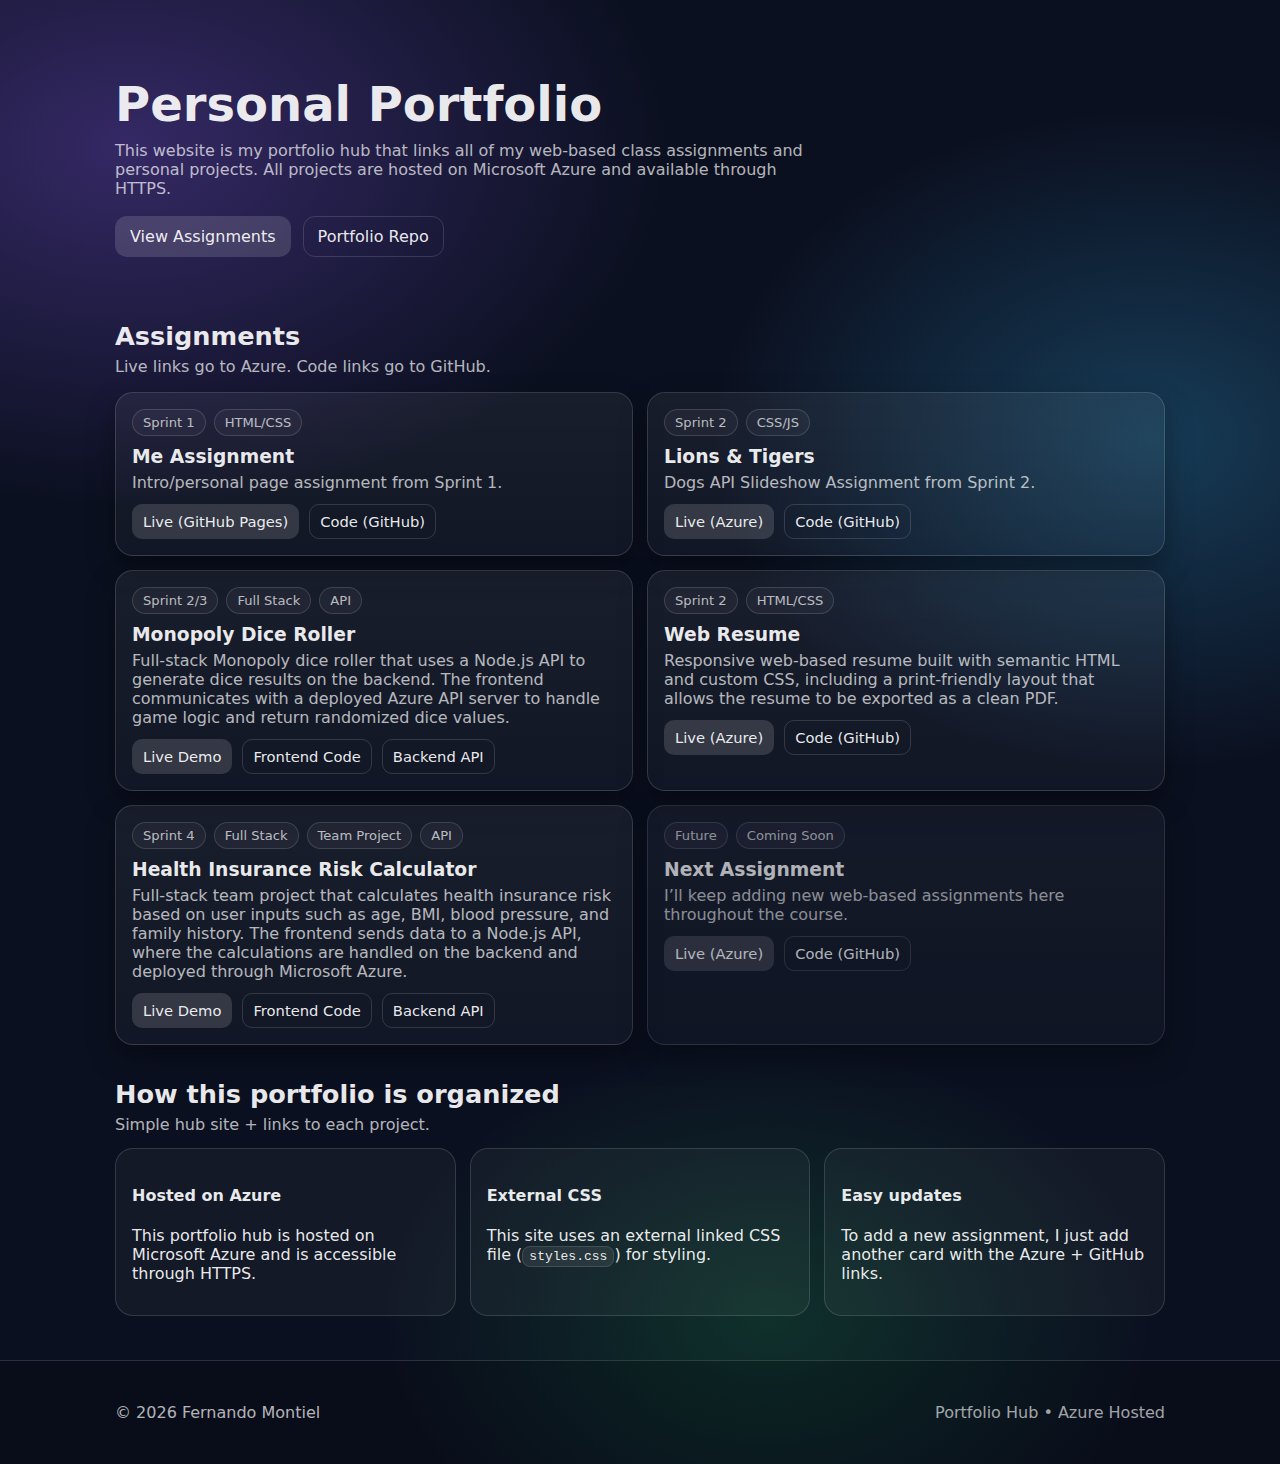
<file: index.html>
<!doctype html>
<html lang="en">
  <head>
    <meta charset="UTF-8" />
    <meta name="viewport" content="width=device-width, initial-scale=1.0" />
    <title>Personal Portfolio | Fernando Montiel</title>
    <link rel="stylesheet" href="styles.css" />
  </head>

  <body>
    <header class="hero">
      <div class="container">
        <h1>Personal Portfolio</h1>
        <p class="subtitle">
          This website is my portfolio hub that links all of my web-based class
          assignments and personal projects. All projects are hosted on
          Microsoft Azure and available through HTTPS.
        </p>

        <div class="quick-links">
          <a class="btn" href="#assignments">View Assignments</a>
          <a
            class="btn btn-outline"
            href="https://github.com/FMontiel01/fernando-montiel-portfolio"
            target="_blank"
            rel="noreferrer"
          >
            Portfolio Repo
          </a>
        </div>
      </div>
    </header>

    <main class="container">
      <section id="assignments" class="section">
        <div class="section-title">
          <h2>Assignments</h2>
          <p>Live links go to Azure. Code links go to GitHub.</p>
        </div>

        <div class="grid">
          <!-- Sprint 1 -->
          <article class="card">
            <div class="badges">
              <span class="badge">Sprint 1</span>
              <span class="badge">HTML/CSS</span>
            </div>
            <h3>Me Assignment</h3>
            <p>Intro/personal page assignment from Sprint 1.</p>

            <div class="card-actions">
              <a
                class="btn small"
                href="https://fmontiel01.github.io/me/"
                target="_blank"
                rel="noreferrer"
                >Live (GitHub Pages)</a
              >
              <a
                class="btn small btn-outline"
                href="https://github.com/FMontiel01/me"
                target="_blank"
                rel="noreferrer"
                >Code (GitHub)</a
              >
            </div>
          </article>

          <!-- Sprint 2 -->
          <article class="card">
            <div class="badges">
              <span class="badge">Sprint 2</span>
              <span class="badge">CSS/JS</span>
            </div>
            <h3>Lions & Tigers</h3>
            <p>Dogs API Slideshow Assignment from Sprint 2.</p>

            <div class="card-actions">
              <a
                class="btn small"
                href="https://black-ground-05d8a821e.2.azurestaticapps.net/"
                target="_blank"
                rel="noreferrer"
                >Live (Azure)</a
              >
              <a
                class="btn small btn-outline"
                href="https://github.com/FMontiel01/lions-tigers"
                target="_blank"
                rel="noreferrer"
                >Code (GitHub)</a
              >
            </div>
          </article>

          <article class="card">
            <div class="badges">
              <span class="badge">Sprint 2/3</span>
              <span class="badge">Full Stack</span>
              <span class="badge">API</span>
            </div>
            <h3>Monopoly Dice Roller</h3>
            <p>
              Full-stack Monopoly dice roller that uses a Node.js API to
              generate dice results on the backend. The frontend communicates
              with a deployed Azure API server to handle game logic and return
              randomized dice values.
            </p>

            <div class="card-actions">
              <a
                class="btn small"
                href="https://ashy-ocean-077316c1e.2.azurestaticapps.net"
                target="_blank"
                rel="noreferrer"
              >
                Live Demo
              </a>
              <a
                class="btn small btn-outline"
                href="https://github.com/FMontiel01/WebDiceRoller"
                target="_blank"
                rel="noreferrer"
              >
                Frontend Code
              </a>
              <a
                class="btn small btn-outline"
                href="https://github.com/FMontiel01/monopoly-dice-api"
                target="_blank"
                rel="noreferrer"
              >
                Backend API
              </a>
            </div>
          </article>

          <article class="card">
            <div class="badges">
              <span class="badge">Sprint 2</span>
              <span class="badge">HTML/CSS</span>
            </div>
            <h3>Web Resume</h3>
            <p>
              Responsive web-based resume built with semantic HTML and custom
              CSS, including a print-friendly layout that allows the resume to
              be exported as a clean PDF.
            </p>

            <div class="card-actions">
              <a
                class="btn small"
                href="https://calm-bush-0bbc1fb1e.4.azurestaticapps.net"
                target="_blank"
                rel="noreferrer"
              >
                Live (Azure)
              </a>
              <a
                class="btn small btn-outline"
                href="https://github.com/FMontiel01/WebResume"
                target="_blank"
                rel="noreferrer"
              >
                Code (GitHub)
              </a>
            </div>
          </article>

          <article class="card">
            <div class="badges">
              <span class="badge">Sprint 4</span>
              <span class="badge">Full Stack</span>
              <span class="badge">Team Project</span>
              <span class="badge">API</span>
            </div>
            <h3>Health Insurance Risk Calculator</h3>
            <p>
              Full-stack team project that calculates health insurance risk
              based on user inputs such as age, BMI, blood pressure, and family
              history. The frontend sends data to a Node.js API, where the
              calculations are handled on the backend and deployed through
              Microsoft Azure.
            </p>

            <div class="card-actions">
              <a
                class="btn small"
                href="https://green-sky-0913dde1e.1.azurestaticapps.net"
                target="_blank"
                rel="noreferrer"
              >
                Live Demo
              </a>
              <a
                class="btn small btn-outline"
                href="https://github.com/FMontiel01/Health-Insurance-Risk-Calculator"
                target="_blank"
                rel="noreferrer"
              >
                Frontend Code
              </a>
              <a
                class="btn small btn-outline"
                href="https://github.com/FMontiel01/Health-Insurance-Risk-Calculator-Server"
                target="_blank"
                rel="noreferrer"
              >
                Backend API
              </a>
            </div>
          </article>

          <!-- Template for future assignments -->
          <article class="card muted">
            <div class="badges">
              <span class="badge">Future</span>
              <span class="badge">Coming Soon</span>
            </div>
            <h3>Next Assignment</h3>
            <p>
              I’ll keep adding new web-based assignments here throughout the
              course.
            </p>

            <div class="card-actions">
              <a class="btn small" href="#" onclick="return false;"
                >Live (Azure)</a
              >
              <a class="btn small btn-outline" href="#" onclick="return false;"
                >Code (GitHub)</a
              >
            </div>
          </article>
        </div>
      </section>

      <section class="section">
        <div class="section-title">
          <h2>How this portfolio is organized</h2>
          <p>Simple hub site + links to each project.</p>
        </div>

        <div class="info">
          <div class="info-box">
            <h4>Hosted on Azure</h4>
            <p>
              This portfolio hub is hosted on Microsoft Azure and is accessible
              through HTTPS.
            </p>
          </div>
          <div class="info-box">
            <h4>External CSS</h4>
            <p>
              This site uses an external linked CSS file
              (<code>styles.css</code>) for styling.
            </p>
          </div>
          <div class="info-box">
            <h4>Easy updates</h4>
            <p>
              To add a new assignment, I just add another card with the Azure +
              GitHub links.
            </p>
          </div>
        </div>
      </section>
    </main>

    <footer class="footer">
      <div class="container footer-row">
        <p>© <span id="year"></span> Fernando Montiel</p>
        <p class="muted-text">Portfolio Hub • Azure Hosted</p>
      </div>
    </footer>

    <script>
      document.getElementById("year").textContent = new Date().getFullYear();
    </script>
  </body>
</html>
</file>
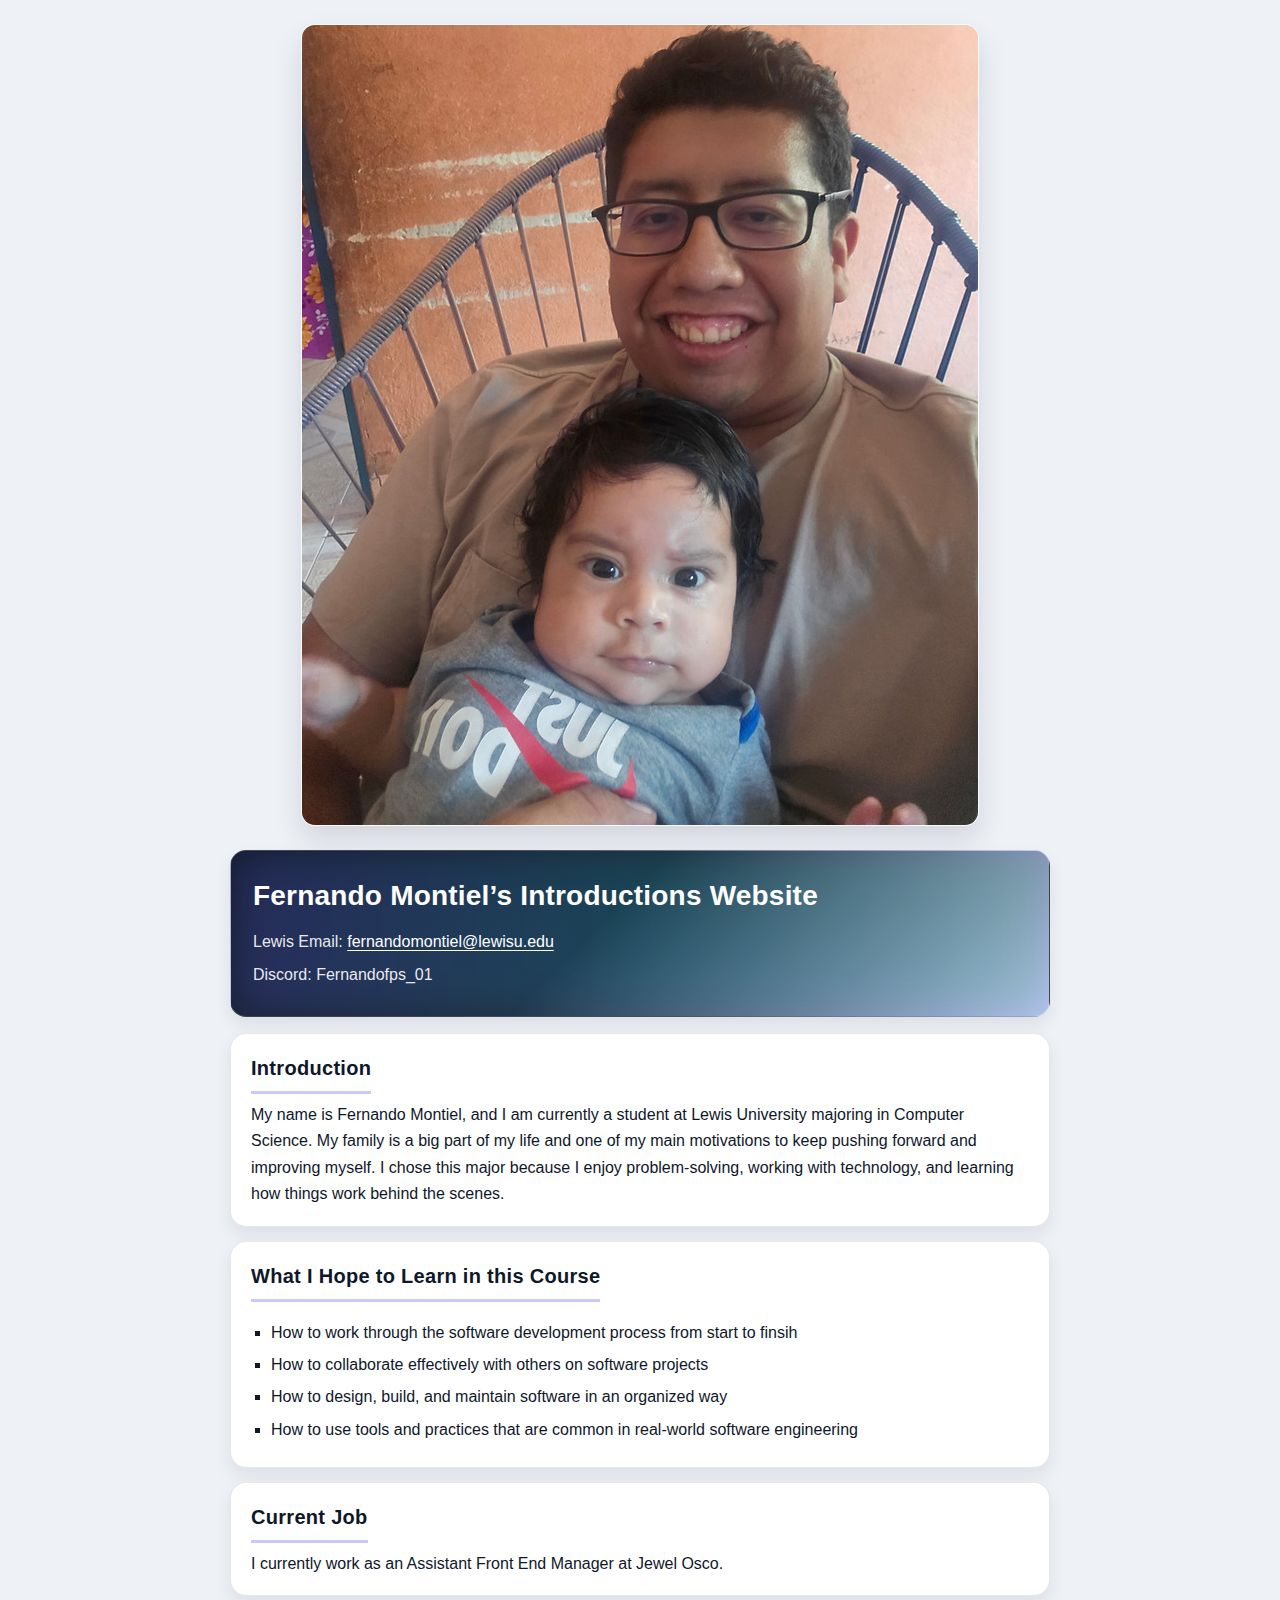
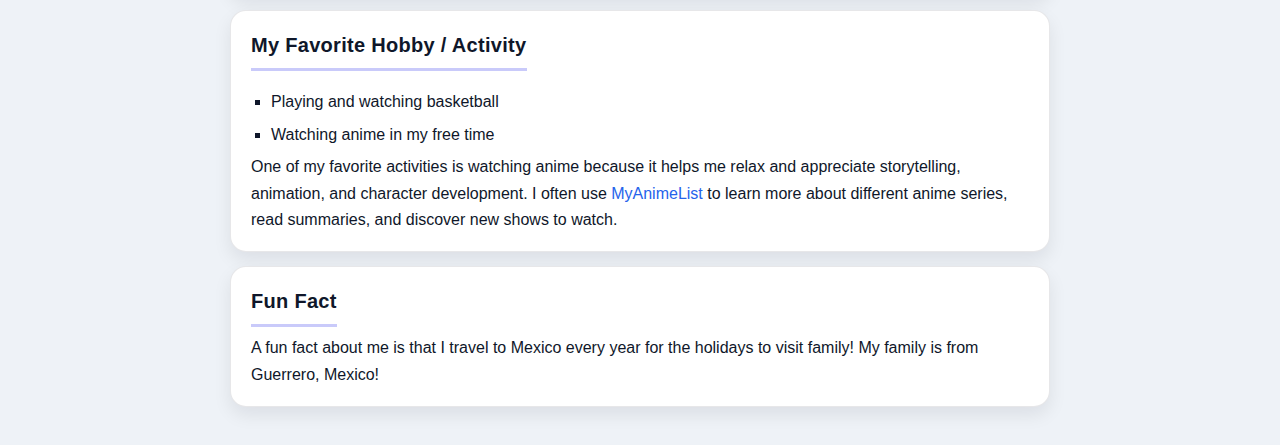
<file: projects/Personal/CPSC-44000/Sprint-1/me/index.html>
<!doctype html>
<html lang="en">
  <head>
    <meta charset="UTF-8" />
    <meta name="viewport" content="width=device-width, initial-scale=1.0" />
    <title>Fernando Montiel’s Introductions Website</title>
    <link rel="stylesheet" href="style.css" />
  </head>

  <body>
    <div class="page">
      <img
        src="images/me-800-by-800.jpg"
        alt="Head and shoulders photo of Fernando Montiel"
        class="profile-image"
      />

      <header class="header">
        <h1>Fernando Montiel’s Introductions Website</h1>

        <p>
          Lewis Email:
          <a href="mailto:fernandomontiel@lewisu.edu"
            >fernandomontiel@lewisu.edu</a
          >
        </p>

        <p>Discord: Fernandofps_01</p>
      </header>

      <main class="content">
        <section>
          <h2>Introduction</h2>
          <p>
            My name is Fernando Montiel, and I am currently a student at Lewis
            University majoring in Computer Science. My family is a big part of
            my life and one of my main motivations to keep pushing forward and
            improving myself. I chose this major because I enjoy
            problem-solving, working with technology, and learning how things
            work behind the scenes.
          </p>
        </section>

        <section>
          <h2>What I Hope to Learn in this Course</h2>
          <ul>
            <li>
              How to work through the software development process from start to
              finsih
            </li>
            <li>
              How to collaborate effectively with others on software projects
            </li>
            <li>
              How to design, build, and maintain software in an organized way
            </li>
            <li>
              How to use tools and practices that are common in real-world
              software engineering
            </li>
          </ul>
        </section>

        <section>
          <h2>Current Job</h2>
          <p>
            I currently work as an Assistant Front End Manager at Jewel Osco.
          </p>
        </section>

        <section>
          <h2>My Favorite Hobby / Activity</h2>
          <ul>
            <li>Playing and watching basketball</li>
            <li>Watching anime in my free time</li>
          </ul>
          <p>
            One of my favorite activities is watching anime because it helps me
            relax and appreciate storytelling, animation, and character
            development. I often use
            <a href="https://myanimelist.net" target="_blank">MyAnimeList</a>
            to learn more about different anime series, read summaries, and
            discover new shows to watch.
          </p>
        </section>

        <section>
          <h2>Fun Fact</h2>
          <p>
            A fun fact about me is that I travel to Mexico every year for the
            holidays to visit family! My family is from Guerrero, Mexico!
          </p>
        </section>
      </main>
    </div>
  </body>
</html>
</file>
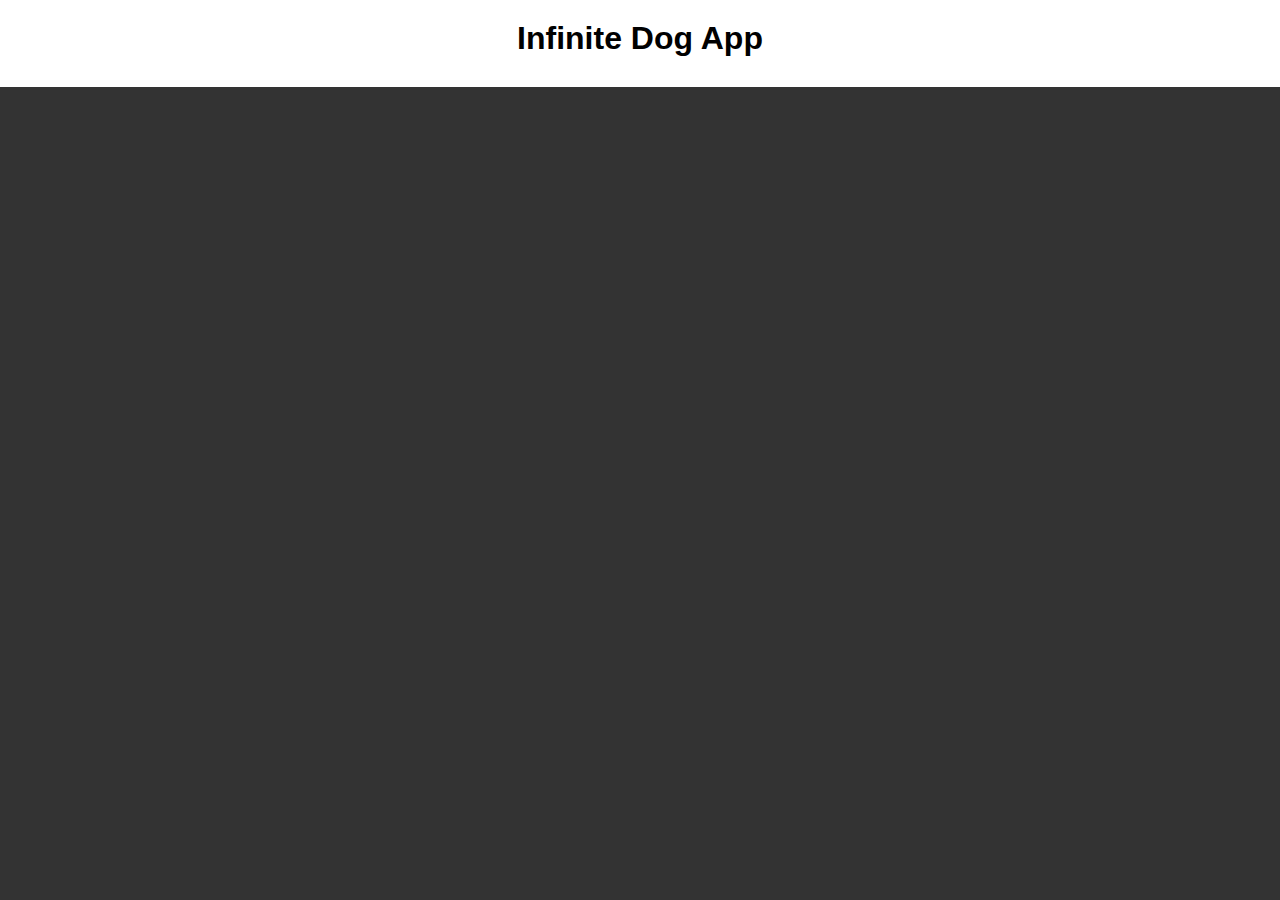
<file: projects/Personal/CPSC-44000/Sprint-2/lions-tigers/index.html>
<html lang="en">
  <head>
    <meta charset="UTF-8" />
    <meta name="viewport" content="width=device-width, initial-scale=1.0" />
    <title>Dog App</title>
    <link rel="stylesheet" href="main.css" />
  </head>
  <body>
    <div class="app">
      <div class="header">
        <h1>Infinite Dog App</h1>
        <div id="breed"></div>
      </div>
      <div class="slideshow" id="slideshow"></div>
    </div>
    <script src="main.js"></script>
  </body>
</html>
</file>
<file: styles.css>
:root{
  --bg:#0b1020;
  --panel:rgba(255,255,255,0.06);
  --panel2:rgba(255,255,255,0.10);
  --text:rgba(255,255,255,0.92);
  --muted:rgba(255,255,255,0.70);
  --border:rgba(255,255,255,0.14);
  --shadow:0 12px 28px rgba(0,0,0,0.35);
  --radius:18px;
  --max:1050px;
}

*{box-sizing:border-box}
body{
  margin:0;
  font-family:system-ui,-apple-system,Segoe UI,Roboto,Arial;
  color:var(--text);
  background:
    radial-gradient(900px 600px at 10% 10%, rgba(130,87,229,0.35), transparent 60%),
    radial-gradient(800px 600px at 90% 30%, rgba(56,189,248,0.25), transparent 55%),
    radial-gradient(700px 500px at 60% 90%, rgba(34,197,94,0.18), transparent 55%),
    var(--bg);
}

.container{
  width:min(var(--max), calc(100% - 48px));
  margin:0 auto;
}

.hero{
  padding:64px 0 30px;
}

.pill{
  display:inline-block;
  padding:6px 12px;
  border:1px solid var(--border);
  border-radius:999px;
  background:rgba(255,255,255,0.04);
  color:var(--muted);
  font-size:.9rem;
}

h1{
  margin:14px 0 10px;
  font-size:clamp(2rem,4vw,3rem);
  line-height:1.1;
}

.subtitle{
  margin:0;
  max-width:70ch;
  color:var(--muted);
}

.quick-links{
  display:flex;
  gap:12px;
  margin-top:18px;
  flex-wrap:wrap;
}

.section{
  margin:34px 0;
}

.section-title h2{
  margin:0 0 6px;
  font-size:1.6rem;
}

.section-title p{
  margin:0;
  color:var(--muted);
}

.grid{
  margin-top:16px;
  display:grid;
  grid-template-columns:repeat(12,1fr);
  gap:14px;
}

.card{
  grid-column:span 12;
  padding:16px;
  border-radius:var(--radius);
  border:1px solid var(--border);
  background:linear-gradient(180deg, var(--panel), rgba(255,255,255,0.03));
  box-shadow:var(--shadow);
}

.card h3{
  margin:10px 0 6px;
}

.card p{
  margin:0 0 12px;
  color:var(--muted);
}

.badges{
  display:flex;
  gap:8px;
  flex-wrap:wrap;
}

.badge{
  font-size:.82rem;
  padding:5px 10px;
  border-radius:999px;
  border:1px solid var(--border);
  color:var(--muted);
  background:rgba(255,255,255,0.04);
}

.card-actions{
  display:flex;
  gap:10px;
  flex-wrap:wrap;
}

.btn{
  display:inline-flex;
  align-items:center;
  justify-content:center;
  padding:10px 14px;
  border-radius:12px;
  border:1px solid transparent;
  background:rgba(255,255,255,0.14);
  color:var(--text);
  text-decoration:none;
}

.btn:hover{
  background:rgba(255,255,255,0.18);
  transform:translateY(-1px);
}

.btn-outline{
  background:transparent;
  border-color:var(--border);
}

.btn.small{
  padding:8px 10px;
  border-radius:10px;
  font-size:.92rem;
}

.muted{
  opacity:.75;
}

.info{
  margin-top:14px;
  display:grid;
  grid-template-columns:repeat(12,1fr);
  gap:14px;
}

.info-box{
  grid-column:span 12;
  padding:16px;
  border-radius:var(--radius);
  border:1px solid var(--border);
  background:rgba(255,255,255,0.04);
}

code{
  padding:2px 6px;
  border-radius:8px;
  background:rgba(255,255,255,0.08);
  border:1px solid rgba(255,255,255,0.12);
}

.footer{
  margin-top:44px;
  padding:26px 0;
  border-top:1px solid var(--border);
  background:rgba(0,0,0,0.16);
}

.footer-row{
  display:flex;
  justify-content:space-between;
  gap:12px;
  flex-wrap:wrap;
  color:var(--muted);
}

.muted-text{
  opacity:.9;
}

@media (min-width:760px){
  .card{grid-column:span 6;}
  .info-box{grid-column:span 4;}
}
</file>
<file: projects/Personal/CPSC-44000/Sprint-1/me/style.css>
:root {
  --bg1: #eef2ff;
  --bg2: #f8fafc;

  --card: #ffffff;
  --text: #0f172a;
  --muted: #475569;

  --border: rgba(15, 23, 42, 0.10);

  --accent1: #6366f1;
  --accent2: #22c55e;
  --accent3: #06b6d4;

  --shadow: 0 14px 30px rgba(2, 6, 23, 0.12);
  --shadowSoft: 0 8px 18px rgba(2, 6, 23, 0.08);
}

* {
  box-sizing: border-box;
}

body {
  font-family: Arial, sans-serif;
  margin: 0;
  padding: 24px;
  background: #eef2f7;
  color: var(--text);
  line-height: 1.65;
}


.page {
  max-width: 820px;
  margin: 0 auto;
  animation: fadeInUp 420ms ease-out both;
}

.profile-image {
  display: block;
  margin: 0 auto 24px auto;
  height: auto;
  border-radius: 14px;
  box-shadow: var(--shadow);
  border: 1px solid rgba(255, 255, 255, 0.7);
  transform: translateY(0);
  transition: transform 220ms ease, box-shadow 220ms ease;
}

.profile-image:hover {
  transform: translateY(-3px);
  box-shadow: 0 18px 40px rgba(2, 6, 23, 0.16);
}

.header {
  color: #ffffff;
  padding: 22px;
  border-radius: 16px;
  border: 1px solid rgba(255, 255, 255, 0.18);
  box-shadow: var(--shadowSoft);
  background: linear-gradient(135deg, #111827 0%, #1f2937 45%, rgba(99, 102, 241, 0.35) 100%);
  position: relative;
  overflow: hidden;
  transform: translateY(0);
  transition: transform 220ms ease;
}

.header::before {
  content: "";
  position: absolute;
  inset: -2px;
  background: linear-gradient(90deg, rgba(99, 102, 241, 0.45), rgba(6, 182, 212, 0.35), rgba(34, 197, 94, 0.35));
  filter: blur(22px);
  opacity: 0.55;
  z-index: 0;
}

.header > * {
  position: relative;
  z-index: 1;
}

.header:hover {
  transform: translateY(-2px);
}

.header h1 {
  margin: 0 0 10px 0;
  font-size: 28px;
  letter-spacing: 0.2px;
}

.header p {
  margin: 6px 0;
  color: rgba(255, 255, 255, 0.92);
}

.header a {
  color: #ffffff;
  text-decoration: underline;
  text-underline-offset: 3px;
  transition: opacity 180ms ease;
}

.header a:hover {
  opacity: 0.9;
}

.content {
  margin-top: 16px;
}

.content section {
  background: var(--card);
  border: 1px solid var(--border);
  border-radius: 16px;
  padding: 18px 20px;
  margin-bottom: 14px;
  box-shadow: var(--shadowSoft);
  transform: translateY(0);
  transition: transform 220ms ease, box-shadow 220ms ease, border-color 220ms ease;
  animation: fadeInUp 520ms ease-out both;
}

.content section:hover {
  transform: translateY(-3px);
  box-shadow: 0 14px 30px rgba(2, 6, 23, 0.12);
  border-color: rgba(99, 102, 241, 0.35);
}

.content h2 {
  margin: 0 0 8px 0;
  font-size: 20px;
  letter-spacing: 0.3px;
  display: inline-block;
  padding-bottom: 6px;
  border-bottom: 3px solid rgba(99, 102, 241, 0.35);
}

.content p {
  margin: 0;
  color: var(--text);
}

.content p + p {
  margin-top: 10px;
}

a {
  color: #2563eb;
  text-decoration: none;
  transition: color 180ms ease;
}

a:hover {
  text-decoration: underline;
  color: #1d4ed8;
}

ul {
  list-style-type: square;
  padding-left: 20px;
  margin: 10px 0 0 0;
}

li {
  margin: 6px 0;
}
</file>
<file: projects/Personal/CPSC-44000/Sprint-2/lions-tigers/main.css>
body {
    margin: 0;
    font-family: sans-serif;
}

.app {
    height: 100%;
    width: 100%;
    display: flex;
    flex-direction: column;
}

.header {
    text-align: center;
    padding: 20px 0;
}

.header h1 {
    margin: 0 0 10px 0;
}

.header select {
    font-size: 1rem;
}

.slideshow {
    flex: 1;
    background-color: #333;
    position: relative;
    overflow: hidden;
}

.slide {
    position: absolute;
    top: 0;
    bottom: 0;
    left: 0;
    right: 0;
    background-repeat: no-repeat;
    background-size: contain;
    background-position: center center;
    opacity: 0;
    transform: scale(1);
    transition: all .9s ease-out;
}

.slide:nth-last-child(2) {
    opacity: 1;
    transform: scale(1.08);
}
</file>
